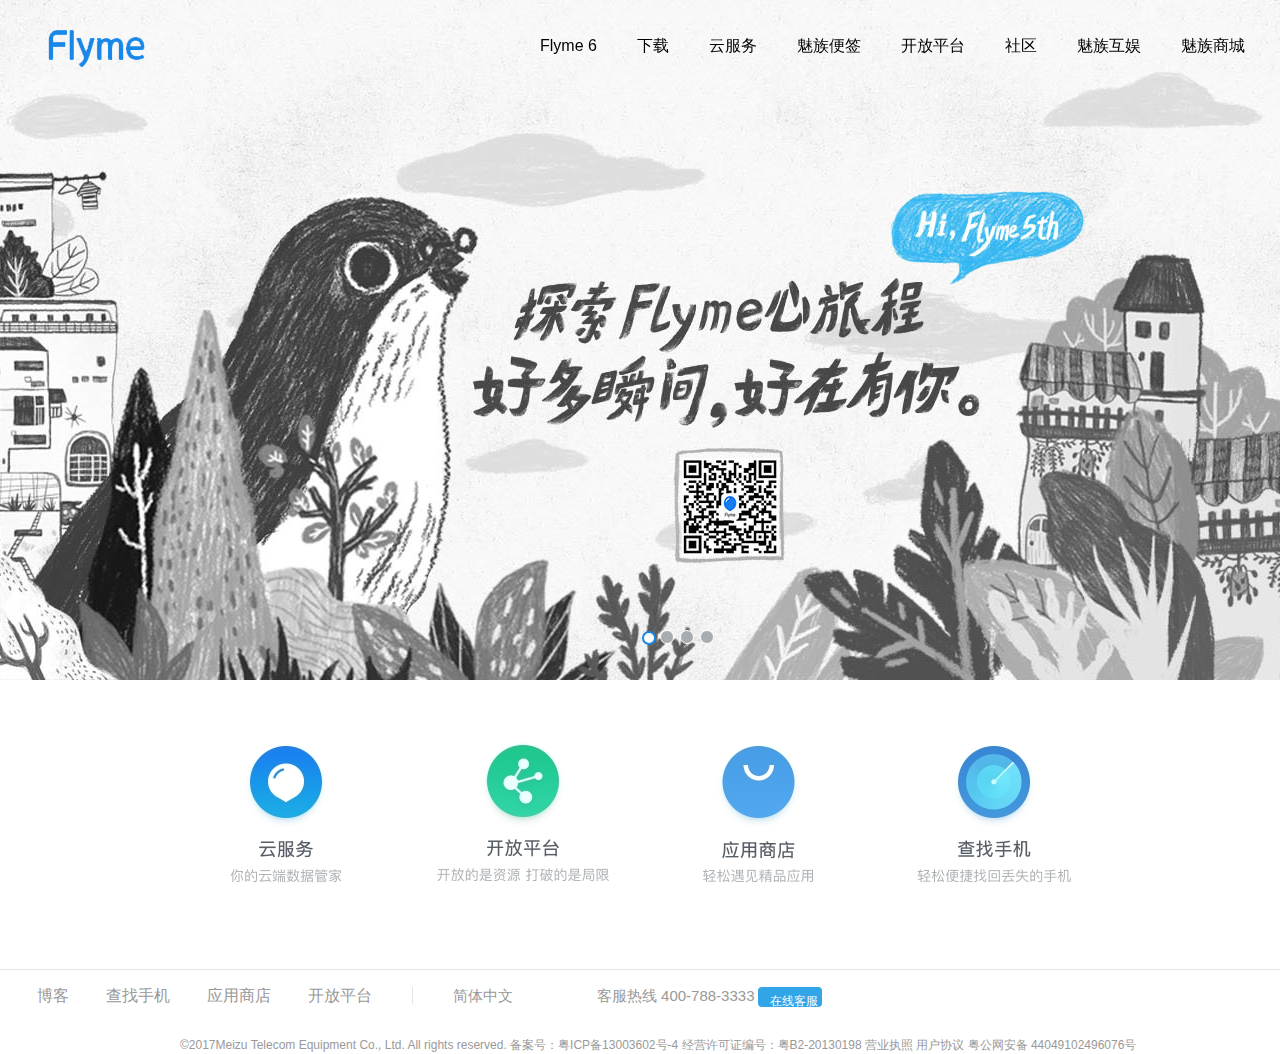
<file: home.html>
<!DOCTYPE html>
<html lang="en">
<head>
<meta charset="UTF-8">
<title>魅族官网</title>
<link rel="stylesheet" type="text/css" href="css/bootstrap.css">
<link rel="stylesheet" type="text/css" href="css/common.css">
<link rel="stylesheet" type="text/css" href="css/jquery-ui.css">
<link rel="stylesheet" type="text/css" href="css/css.css">
<link rel="stylesheet" type="text/css" href="css/jquery-ui.structure.css">


<style type="text/css">
*{
	margin:0;
	padding:0;

}
a:hover{
	text-decoration: none;
	color:rgb(76,122,246);
}
body{
	width:100%;
	height:1000px;
	overflow-x: hidden;
}
li{
	list-style: none;
}
#carousel{
	height:680px;
	padding-top:-30px;
}
.item,.carousel-inner{
	
	height:680px;
}
.carousel-indicators li{
	background: rgb(167,172,176);
	width:14px;
	height:14px;
}
.carousel-indicators .active{
	border:2px solid rgb(23,136,232);
	width:14px;
	height:14px;
}
#ful{
	position: absolute;
	top:10px;
}
#ful li{
	float:left;
	margin-left:40px;
	list-style: none;

}
#ful a{
	color:black;
	font-size:16px;
}
#ful a:hover{
	color:rgb(76,122,246);
	text-decoration: none;
}
#right{
	width:800px;
	height:50px;
	margin-left:500px;
	margin-top:25px;
}
#center{
	height:260px;
	width:100%;
	text-align:center;
	margin-top:30px;
	border-bottom:1px solid rgb(229,229,229);
}

#footer li{
	float:left;
	margin-left:37px;
	margin-top:5px;
	font-size:16px;
}
#footer a{
	color:rgb(153,153,153);
}
#footer a:hover{
	color:rgb(76,122,246);
}
#footer span{
	color:rgb(153,153,153);
	font-size:15px;
	margin-left:80px;
}
#footer p{
	color:rgb(153,153,153);
	margin-left:180px;
	margin-top:30px;
	margin-bottom:20px;
	font-size:12px;
}
.ali{
	font-size:15px;
	margin-top:5px;
	margin-left:40px;
	padding-left:40px;
	border-left:1px solid rgb(229,229,229);
}
#btn2{
	width:64px;
	height:20px;
	font-size:12px;
	text-align: center;
	background: rgb(50,165,231);
	border:none;
}
.client{
	padding-top:5px;
}
</style>
<script type="text/javascript" src="js/jquery-1.11.1.js"></script>
<script type="text/javascript" src="js/bootstrap.js"></script>
<script type="text/javascript" src="js/jquery-ui.js"></script>
</head>
<body>
	<div id="carousel" class="carousel slide carousel-fade" data-ride="carousel"  data-interval="2000" style="top:0">
    <!-- 轮播（Carousel）指标 -->
	    <ol class="carousel-indicators" style="left:53%">
	        <li data-target="#carousel" data-slide-to="0" class="active"></li>
	        <li data-target="#carousel" data-slide-to="1"></li>
	        <li data-target="#carousel" data-slide-to="2"></li>
	        <li data-target="#carousel" data-slide-to="3"></li>
	        <!-- <li data-target="#carousel" data-slide-to="4"></li> -->
	       
	    </ol>   
    <!-- 轮播（Carousel）项目 -->
	    <div class="carousel-inner" >
		   
	        <div class="item active">
	        	<!-- <div class="1"></div> -->
	            <img src="img/fly_banner4.jpg" style="max-width:300%" height="680">
	        </div>
	        <div class="item">
	        	<!-- <div class="2"></div> -->
	            <img src="img/fly_banner1.png" style="max-width:300%" height="680">
	        </div>
	        <div class="item">
	        	<!-- <div class="3"></div> -->
	            <img src="img/fly_banner3.jpg" style="max-width:300%" height="680">
	        </div>
	        <div class="item">
	    
	            <img src="img/fly_banner2.jpg" style="max-width:300%" height="680">
	        </div>
	       <!--  <div class="item">
	        
	            <img src="img/home_banner5.jpg" style="max-width:300%" height="680">
	        </div> -->
		    </div>	    
		</div>
	</div>
	<ul id="ful">
		<li><img src="img/fly_logo.png"></li>
		<div id="right">
			<li><a href="#">Flyme 6</a></li>
			<li><a href="#">下载</a></li>
			<li><a href="#">云服务</a></li>
			<li><a href="#">魅族便签</a></li>
			<li><a href="#">开放平台</a></li>
			<li><a href="#">社区</a></li>
			<li><a href="#">魅族互娱</a></li>
			<li><a href="index.html">魅族商城</a></li>
		</div>
	</ul>
	<div id ="center">
		<img src="img/img1.jpg">
		<img src="img/img2.jpg">
		<img src="img/img3.jpg">
		<img src="img/img4.jpg">
	</div>
	<div id="footer">
		<ul>
			<li><a href="#">博客</a></li>
			<li><a href="#">查找手机</a></li>
			<li><a href="#">应用商店</a></li>
			<li><a href="#">开放平台</a></li>
		</ul>
		<div class="client">
			<a class="ali" href="#">简体中文</a>
			<span>客服热线  400-788-3333</span>
			<button type="button" class="btn btn-primary" id="btn2">在线客服</button>
		</div>
		
		<p>©2017Meizu Telecom Equipment Co., Ltd. All rights reserved.    备案号：粤ICP备13003602号-4    经营许可证编号：粤B2-20130198    营业执照    用户协议    粤公网安备 44049102496076号</p>
	</div>
</body>
</html>
</file>
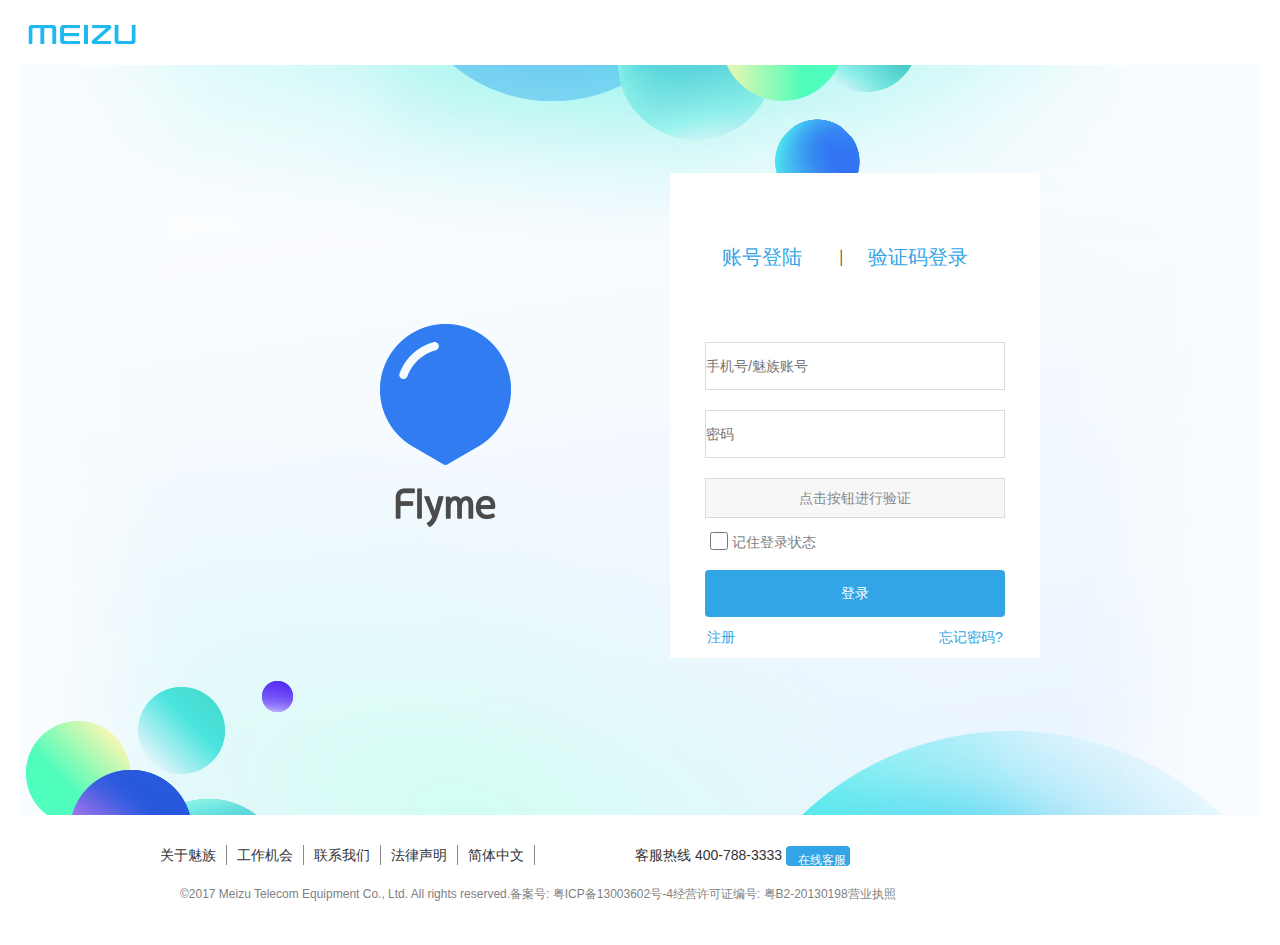
<file: register.html>
<!DOCTYPE html>
<html lang="en">
<head>
<meta charset="UTF-8">
<link rel="stylesheet" type="text/css" href="css/jquery-ui.css">
<link rel="stylesheet" type="text/css" href="css/jquery-ui.structure.css">
<link rel="stylesheet" type="text/css" href="css/bootstrap.css">
<link rel="stylesheet" type="text/css" href="css/login.css">
<style type="text/css">
#login{
	text-align: center;
}
.one{
	margin-top:70px;
	font-size:20px;
}
.one a{
	margin-left:10px;
	padding-right:30px;
}
.two input,.three input{
	width:300px;
	height:48px;
	border:1px solid rgb(218,218,218);
	/*color:rgb(218,218,218);*/
}
.two{
	margin-top:70px;
}
.three{
	margin-top:20px;
	margin-bottom:20px;
}
.four button{
	width:300px;
	height:40px;
	border:1px solid rgb(218,218,218);
	background: rgb(247,247,247);
	color:rgb(136,136,136);
}
.five{
	text-align:left;
	margin-left:40px;
	margin-top:10px;
}
.five input{
	width:18px;
	height:18px;
}
.five a{
	color:rgb(127,127,127);
	position: relative;
	top:-3px;
}
#btn1{
	width:300px;
	height:47px;
	background: rgb(50,165,231);
	border:none;
}
.six{
	margin-top:15px;
}
.lo1{
	position: relative;
	left:-100px;
	top:10px;
}
.lo2{
	position: relative;
	left:100px;
	top:10px;
}
#foot{
	margin-top:30px;
}
#account{
	display: block;
}
#account2{
	display: none;
}
.buin button{
	width:70px;
	height:47px;
	background: white;
	border:1px solid rgb(218,218,218);
	border-right:none;
	position: absolute;
	top:200px;
	left:40px;
}
.verify button{
	width:100px;
	height:47px;
	background: white;
	border:1px solid rgb(218,218,218);
	border-left:none;
	position: absolute;
	top:270px;
	left:237px;
}
.buin input{
	width:227px;
	height:47px;
	position: absolute;
	top:200px;
	left:110px;
	border:1px solid rgb(218,218,218);
}
.verify input{
	width:197px;
	height:47px;
	position: absolute;
	top:270px;
	left:40px;
	border:1px solid rgb(218,218,218);
}
.check{
	display: block;
	position: absolute;
	left:30%;
	top:216px;
	color:red;
}
.check1{
	display: block;
	position: absolute;
	left:30%;
	top:284px;
	color:red;
}
</style>
<script type="text/javascript" src="js/jquery-1.11.1.js"></script>
<script type="text/javascript" src="js/jquery.cookie.js"></script>
<script type="text/javascript" src="js/bootstrap.js"></script>
<script type="text/javascript" src="js/jquery-ui.js"></script>
<script type="text/javascript">
	$(function(){
		$("#click2").click(function(){
			$("#account").css("display","none");
			$("#account2").css("display","block");
			$(".six").css("marginTop","270px");
		})
		$("#click1").click(function(){
			$("#account2").css("display","none");
			$("#account").css("display","block");
			$(".six").css("marginTop","15px");
		})



		 //手机号栏失去焦点
	    $(".iphoneD").blur(function(){
	        reg=/^1[3|5|7|8][0-9]\d{4,8}$/i;//验证手机正则(输入前7位至11位)
	        if( $(".iphoneD").val()==""){ 	           
	            $(".check").html("请输入手机号");
	        }
	        else if($(".iphoneD").val().length<11){     
	            $(".check").html("手机号长度有误！");      
	        }
	        else if(!reg.test($(".iphoneD").val())) {   	          
	            $(".check").html("逗我呢吧，你确定这是你的手机号!!");
	            
	        }else{
	        	$(".check").html("√");
	        	
	        }        
	    });
	    //密码栏失去焦点
	    $(".passwordD").blur(function(){
	        reg1=/^.*[\d]+.*$/;
	        reg2=/^.*[A-Za-z]+.*$/;
	        reg3=/^.*[_@#%&^+-/*\/\\]+.*$/;//验证密码
	       
	        if( $(".passwordD").val() ==""){	        
	            $(".check1").html("请填写密码");	     
	        }
	        else if($(".passwordD").val().length>16 || $(".passwordD").val().length<8){   	       
	            $(".check1").html("密码应为8-16个字符，区分大小写");          
	        }
	        else if(!((reg1.test($(".passwordD").val()) && reg2.test($(".passwordD").val())) || (reg1.test($(".passwordD").val()) && reg3.test($(".passwordD").val())) || (reg2.test($(".passwordD").val()) && reg3.test($(".passwordD").val())) )){	          
	            $(".check1").html("需至少包含两种类型");	           
	        }
	        else{
	            $(".check1").html("√");
	        }
	    });

	    $("#btn1").click(function(){
	    	if($(".iphoneD").val() == $.cookie("username") && $(".passwordD").val() == $.cookie("password")){
	    		alert("登陆成功");
	    		// if($("[name='checkbox']").attr("checked","true")){
	    		// 	if(window.location.reload()){
	    		// 		$(".iphoneD").val() == $.cookie("username");
	    		// 		$(".passwordD").val() == $.cookie("password");
	    		// 	}
	    		// }
	    		location.href = "index.html";
	    	}else if($(".iphoneD").val() !== $.cookie("username")){
	    		alert("用户名不存在，请先去注册！");
	    	}
	    	else{
	    		alert("用户名与密码不一致");
	    	}
	    	
	    })
	    $(".five input").click(function(){
	    	singleton();
	    })
	    var singleton =(function(){
	    	var oUser = null;
	    	var User = function(){
	    		var oUser = document.querySelector(".iphoneD");
	    		if(!$("oUser").val()){
	    			$(".iphoneD").val() == $.cookie("username")
					
	    		}
	    	}
	    	return User;
	    })();



	})
</script>
<title>登录</title>
</head>
<body>
	<div id="head"><a href="index.html"><img src="img/logo1.png" ></a></div>
	<div id="main">
		<div id ="login">
			<div class="one">
				<a id="click1" href="#">账号登陆</a>︳
				<a id="click2" href="#">验证码登录</a>
			</div>

			<div id="account">
				<div class="two">
					<input class="iphoneD" type="text" placeholder="手机号/魅族账号">
				</div>
				<span class="check"></span>
				<span class="check1"></span>
				<div class="three">
					<input class="passwordD" type="password" placeholder="密码">
				</div>
				<div class="four">
					<button>点击按钮进行验证</button>
				</div>
				<div class="five">
					<input type ="checkbox">
					<a href="#">记住登录状态</a>
				</div>
			</div>

			<div id="account2">
				<div class="buin">
			    	<button>+86ⅴ</button>
			    	<ul></ul>
			    	<input type="text" placeholder="手机号码">
			    </div>
			    <div class="verify">
			 	    <input type="text" placeholder="验证码">
			    	<button>获取验证码</button>	
			    </div>
			</div>




			<div class="six">
				<button type="button" class="btn btn-primary" id="btn1">登录</button>
			</div>
			<a href="login.html" class="lo1">注册</a>
			<a href="#" class="lo2">忘记密码?</a>
		</div>
	</div>
	<div id ="foot">
		<ul>
			<li>关于魅族</li>
			<li>工作机会</li>
			<li>联系我们</li>
			<li>法律声明</li>
			<li>简体中文</li>
		</ul>
		<span>客服热线 400-788-3333</span>
		<button type="button" class="btn btn-primary" id="btn2">在线客服</button>
		<p>©2017 Meizu Telecom Equipment Co., Ltd. All rights reserved.备案号: 粤ICP备13003602号-4经营许可证编号: 粤B2-20130198营业执照</p>
	</div>
</body>
</html>
</file>
<file: css/common.css>
#nav{
	background: #fafafc;
	height:40px;
	width:100%;
}
#nav a{
	color:#666666;
	padding: 18px;
	font-size: 12px;
	text-decoration: none;
}
#nav a:hover{
	color:blue;
}
.row{
	margin-top:12px;
}
.div1 ul li{
	float:left;
	width:210px;
	height:80px;
	text-align: center;
	background: url(../img/foot_bg.jpg) no-repeat top center;
	margin-top:50px;
	padding:0;
	border-right:1px solid rgb(229,229,229);
} 
.div1 ul li:last-child{
	border:none;
}
#foot{
	margin-top:50px;
	height:500px;
	background: rgb(250,250,252);
}
.div1 ul li span{
	position: relative;
	top:50px;
}
.div1{
	height:200px;
	border-bottom:1px solid rgb(229,229,229);
}
.libox{
	height:220px;
	border-bottom:1px solid rgb(229,229,229);
}
.libox ul{
	float:left;
	margin-left:200px;
	margin-top:40px;
}
.libox ul:first-child{
	margin-left:150px;
}
.libox ul:last-child{
	
	margin-left:80px;
}

.libox ul li{
	font-size:12px;
	margin-top:10px;
	color:rgb(102,102,102);
}
.libox ul li:first-child{
	font-size:14px;
	color:rgb(51,51,51);
	margin-left:-3px;
}
.libox ul:last-child li:first-child{
	color:rgb(102,102,102);
	margin-left:3px;
}
.libox h3{
	color:rgb(31,167,234);
}
.libox button{
	margin-top:50px;
	height:40px;
	width:150px;
	background:rgb(31,167,234);
	border:none;
}
.lp{
	color:rgb(102,102,102);
	margin-top:20px;
	text-align: center;
	height:20px;
	font-size:10px;
}
</file>
<file: css/css.css>
.carousel-fade .carousel-inner .item{ opacity:0; transition-property:opacity;}
.carousel-fade .carousel-inner .active{ opacity: 1;}
.carousel-fade .carousel-inner .active.left,.carousel-fade .carousel-inner .active.right{position:absolute;left: 0;opacity: 0;}
.carousel-fade .carousel-inner .next.left,
.carousel-fade .carousel-inner .prev.right {opacity: 1;}
.carousel{position: relative; top:80px;overflow: hidden}
.carousel-inner{height:500px;width:150%;left:-300px;}
</file>
<file: css/login.css>
*{
	padding:0;
	margin:0;

}

#head{
	height:65px;
}
#main{
	width:100%;
	height:750px;
	background: url(../img/banner.png) no-repeat top center;
}
#login{
	width:370px;
	height:485px;
	background: white;
	position: absolute;
	left:670px;
	top:173px;
}
.title{
	color:rgb(0,167,237);
	font-size:18px;
	padding-left:125px;
	position: absolute;
	top:60px;
}
a{
	color: rgb(50,165,231);
}
#foot{
	height:100px;
	background: white;
}
#foot ul li{
	float:left;
	font-size:14px;
	padding-right:10px;
	padding-left:10px;
	list-style: none;
	border-right:1px solid rgb(136,136,136);
}
#foot ul li:first-child{
	margin-left:150px;
}
#foot span{
	margin-left:100px;
}
#btn2{
	width:64px;
	height:20px;
	font-size:12px;
	text-align: center;
	background: rgb(50,165,231);
	border:none;
}
#foot p{
	color:rgb(127,127,127);
	margin-left:180px;
	margin-top:20px;
	font-size:12px;
}
</file>
